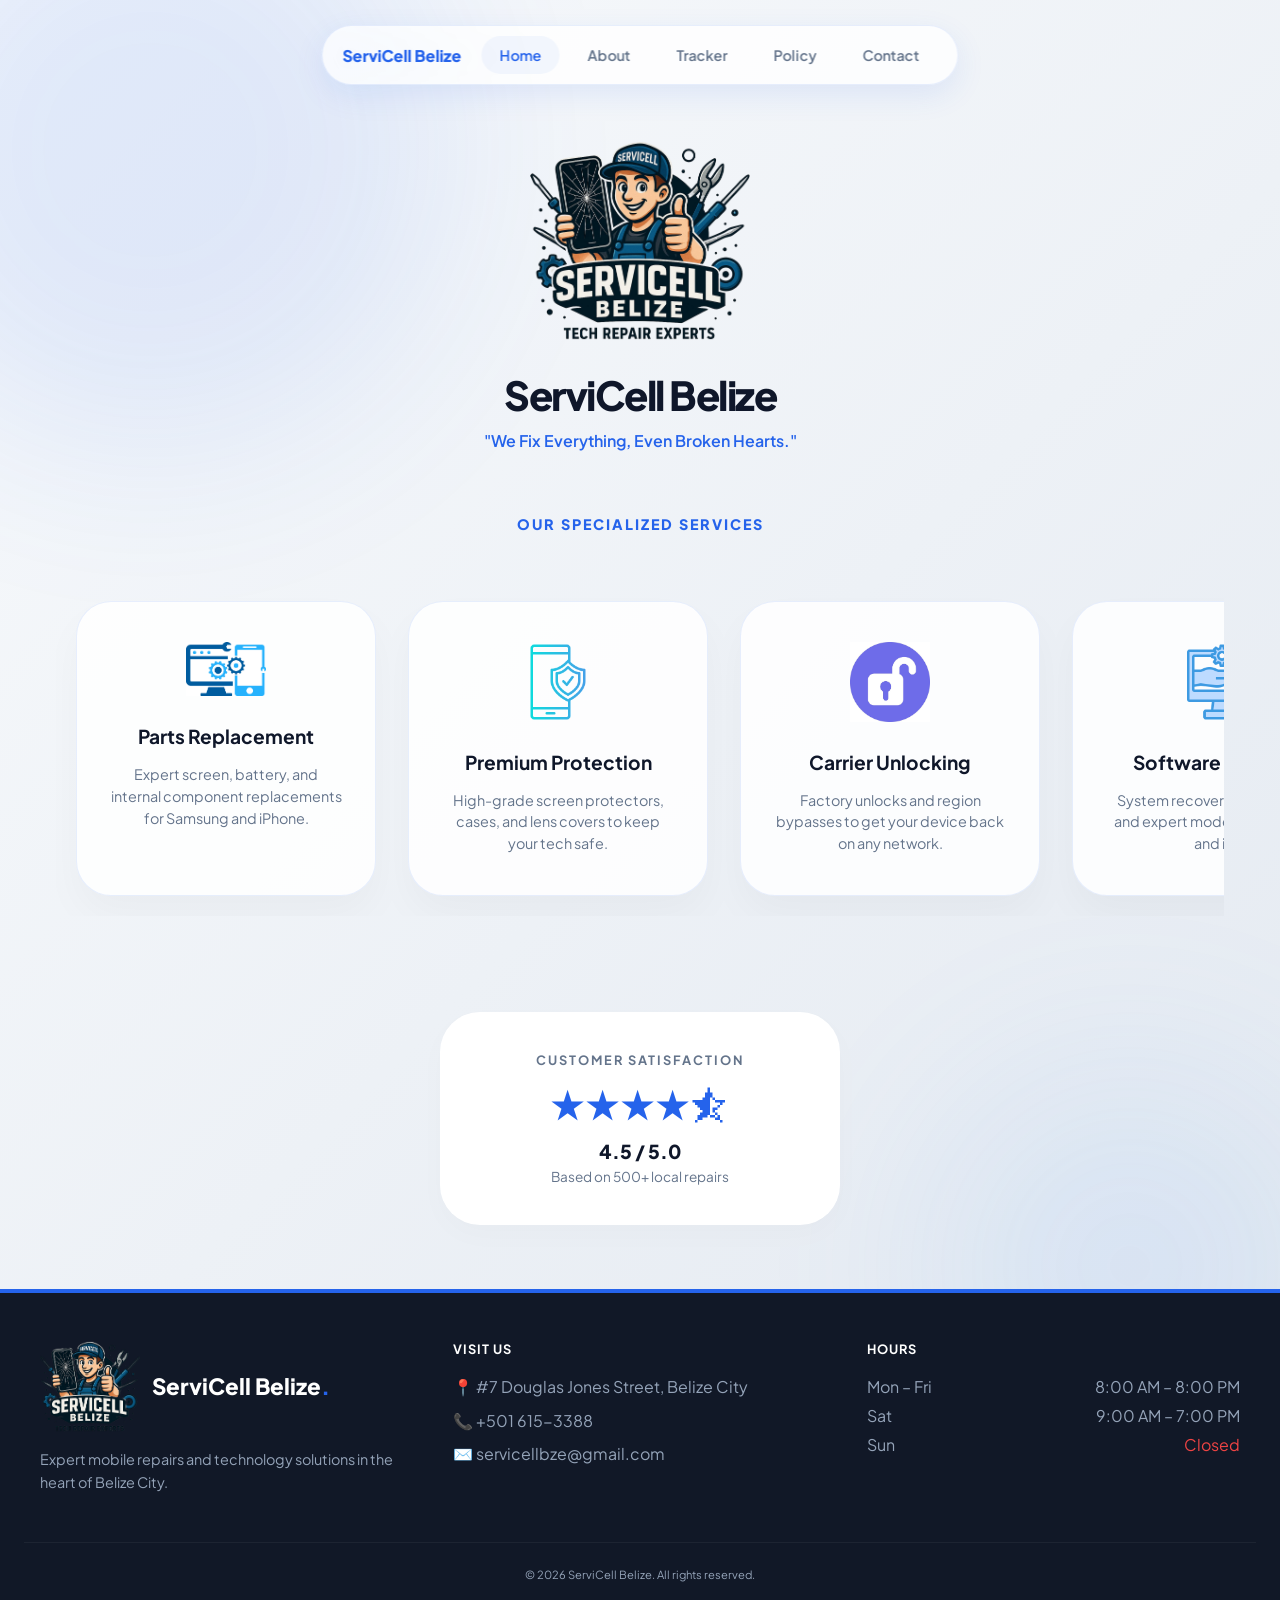
<file: index.html>
<!DOCTYPE html>
<html lang="en">

<head>
    <meta charset="UTF-8">
    <meta name="viewport" content="width=device-width, initial-scale=1.0">
    <title>ServiCell | Home</title>
    <link href="https://fonts.googleapis.com/css2?family=Plus+Jakarta+Sans:wght@400;600;700;800&display=swap" rel="stylesheet">
    <link rel="icon" href="favicon.png" type="image/png">
    <link rel="stylesheet" href="css/nav.css">

    <style>
        :root {
            --primary: #2563eb;
            --accent: #3b82f6;
            --bg-gradient: linear-gradient(135deg, #f8fafc 0%, #e2e8f0 100%);
            --glass: rgba(255, 255, 255, 0.85);
            --glass-border: rgba(37, 99, 235, 0.1);
            --text-main: #0f172a;
            --text-dim: #64748b;
        }

        * {
            box-sizing: border-box;
            margin: 0;
            padding: 0;
        }

        body {
            font-family: 'Plus Jakarta Sans', sans-serif;
            background: var(--bg-gradient);
            color: var(--text-main);
            min-height: 100vh;
            overflow-x: hidden;
        }

        /* Animated Background Blobs */
        .bg-blobs {
            position: fixed;
            top: 0;
            left: 0;
            width: 100%;
            height: 100%;
            z-index: -1;
            overflow: hidden;
        }

        .blob {
            position: absolute;
            background: var(--primary);
            filter: blur(100px);
            border-radius: 50%;
            opacity: 0.1;
            animation: move 25s infinite alternate;
        }

        @keyframes move {
            from { transform: translate(-10%, -10%); }
            to { transform: translate(30%, 30%); }
        }

        /* Hero Styling */
        .hero {
            padding-top: 140px;
            text-align: center;
        }

        .hero h1 {
            font-size: 2.5rem;
            font-weight: 800;
            letter-spacing: -1.5px;
            margin-bottom: 0.5rem;
        }

        .hero i {
            color: var(--primary);
            font-style: normal;
            font-weight: 600;
            display: block;
            margin-top: 10px;
        }

        /* Services Section */
        section {
            padding: 4rem 1rem;
            max-width: 1200px;
            margin: 0 auto;
        }

        .section-title {
            text-align: center;
            margin-bottom: 3rem;
            font-weight: 800;
            text-transform: uppercase;
            letter-spacing: 2px;
            font-size: 0.9rem;
            color: var(--primary);
        }

        /* Carousel */
        #carousel {
            display: flex;
            gap: 2rem;
            overflow-x: auto;
            scroll-behavior: auto;
            padding: 20px;
            -ms-overflow-style: none;
            scrollbar-width: none;
        }

        #carousel::-webkit-scrollbar { display: none; }

        .card {
            flex: 0 0 300px;
            background: var(--glass);
            backdrop-filter: blur(10px);
            -webkit-backdrop-filter: blur(10px);
            padding: 2.5rem 2rem;
            border-radius: 35px;
            border: 1px solid var(--glass-border);
            text-align: center;
            transition: 0.4s cubic-bezier(0.175, 0.885, 0.32, 1.275);
            box-shadow: 0 20px 40px rgba(0, 0, 0, 0.03);
        }

        .card:hover {
            transform: translateY(-10px) scale(1.02);
            border-color: var(--primary);
            box-shadow: 0 30px 60px rgba(37, 99, 235, 0.1);
        }

        .card-image { width: 80px; margin-bottom: 1.5rem; }

        .card h3 { font-size: 1.2rem; margin-bottom: 1rem; }

        .card p { font-size: 0.9rem; color: var(--text-dim); line-height: 1.5; }

        /* Rating Section */
        .rating-box {
            background: white;
            margin: 2rem auto;
            max-width: 400px;
            padding: 2.5rem;
            border-radius: 40px;
            box-shadow: 0 10px 30px rgba(0, 0, 0, 0.02);
            text-align: center;
        }

        /* Footer */
        footer {
            background: #111827;
            padding: 3rem 1.5rem;
            color: #94a3b8;
            border-top: 4px solid var(--primary);
            margin-top: 4rem;
        }

        .footer-grid {
            max-width: 1200px;
            margin: 0 auto;
            display: grid;
            grid-template-columns: repeat(auto-fit, minmax(280px, 1fr));
            gap: 2.5rem;
        }

        footer h3, footer h4 { color: white; }
        footer a { color: white; text-decoration: none; }

        /* Animations */
        .fade-in-entry {
            opacity: 0;
            animation: fadeInPage 0.8s ease-out forwards;
        }

        @keyframes fadeInPage {
            from { opacity: 0; transform: translateY(15px); }
            to { opacity: 1; transform: translateY(0); }
        }

        @media (max-width: 768px) {
            .hero h1 { font-size: 2rem; }
            .card { flex: 0 0 260px; }
            .footer-grid { text-align: center; }
        }
    </style>

    <script>
        // Load Navigation
        fetch('components/nav.html')
            .then(res => res.text())
            .then(data => {
                document.getElementById('nav-placeholder').innerHTML = data;
                
                // Highlight active link
                const links = document.querySelectorAll('.nav-btn');
                const currentPath = window.location.pathname;
                links.forEach(link => {
                    if (currentPath.includes(link.getAttribute('href'))) {
                        link.classList.add('active');
                    }
                });
            })
            .catch(err => console.error("Error loading navigation:", err));

        // Global Mobile Menu Toggle
        function toggleMenu() {
            const menu = document.getElementById('navLinks');
            const burger = document.querySelector('.hamburger');
            if (menu && burger) {
                menu.classList.toggle('active');
                burger.classList.toggle('active');
            }
        }

        // Carousel Auto-Scroll
        document.addEventListener('DOMContentLoaded', () => {
            const carousel = document.getElementById('carousel');
            if (!carousel) return;

            const cards = Array.from(carousel.children);
            cards.forEach(card => {
                const clone = card.cloneNode(true);
                carousel.appendChild(clone);
            });

            let isPaused = false;
            const speed = 0.8;

            carousel.addEventListener('mouseenter', () => isPaused = true);
            carousel.addEventListener('mouseleave', () => isPaused = false);
            carousel.addEventListener('touchstart', () => isPaused = true);
            carousel.addEventListener('touchend', () => isPaused = false);

            function animate() {
                if (!isPaused) {
                    carousel.scrollLeft += speed;
                    if (carousel.scrollLeft >= carousel.scrollWidth / 2) {
                        carousel.scrollLeft = 0;
                    }
                }
                requestAnimationFrame(animate);
            }
            requestAnimationFrame(animate);
        });
    </script>
</head>

<body class="fade-in-entry">
    <div class="bg-blobs">
        <div class="blob" style="width: 600px; height: 600px; top: -150px; left: -150px;"></div>
        <div class="blob" style="width: 400px; height: 400px; bottom: 10%; right: -50px; background: #60a5fa;"></div>
    </div>

    <div id="nav-placeholder"></div>

    <div class="hero">
        <img src="logo.png" alt="ServiCell Logo" style="width: 220px; margin-bottom: 1.5rem;">
        <h1>ServiCell Belize</h1>
        <i>"We Fix Everything, Even Broken Hearts."</i>
    </div>

    <section>
        <h2 class="section-title">Our Specialized Services</h2>
        <div id="carousel">
            <div class="card">
                <img src="device-repair.png" alt="Phone Repair" class="card-image">
                <h3>Parts Replacement</h3>
                <p>Expert screen, battery, and internal component replacements for Samsung and iPhone.</p>
            </div>
            <div class="card">
                <img src="accessory.png" alt="Accessory" class="card-image">
                <h3>Premium Protection</h3>
                <p>High-grade screen protectors, cases, and lens covers to keep your tech safe.</p>
            </div>
            <div class="card">
                <img src="device-unlocking.png" alt="Device Unlocking" class="card-image">
                <h3>Carrier Unlocking</h3>
                <p>Factory unlocks and region bypasses to get your device back on any network.</p>
            </div>
            <div class="card">
                <img src="software-support.png" alt="Software Support" class="card-image">
                <h3>Software Solutions</h3>
                <p>System recovery, virus removal, and expert modding for Android and iOS.</p>
            </div>
        </div>
    </section>

    <div class="rating-box">
        <h2 style="font-size: 0.8rem; letter-spacing: 2px; color: var(--text-dim); text-transform: uppercase;">Customer Satisfaction</h2>
        <p style="font-size: 2.5rem; color: var(--primary); margin: 10px 0;">★★★★⯪</p>
        <p style="font-weight: 800; font-size: 1.2rem;">4.5 / 5.0</p>
        <p style="color: var(--text-dim); font-size: 0.85rem; margin-top: 5px;">Based on 500+ local repairs</p>
    </div>

    <footer>
        <div class="footer-grid">
            <div>
                <div style="display: flex; align-items: center; gap: 12px; margin-bottom: 1rem;">
                    <img src="logo.png" alt="ServiCell Logo" style="width: 100px;">
                    <h3 style="font-size: 1.4rem; font-weight: 800;">ServiCell Belize<span style="color: var(--primary);">.</span></h3>
                </div>
                <p style="line-height: 1.6; font-size: 0.9rem;">Expert mobile repairs and technology solutions in the heart of Belize City.</p>
            </div>

            <div>
                <h4 style="text-transform: uppercase; font-size: 0.8rem; letter-spacing: 1px; margin-bottom: 1.2rem;">Visit Us</h4>
                <p style="margin-bottom: 0.8rem;">📍 #7 Douglas Jones Street, Belize City</p>
                <p style="margin-bottom: 0.8rem;">📞 +501 615-3388</p>
                <p>✉️ servicellbze@gmail.com</p>
            </div>

            <div>
                <h4 style="text-transform: uppercase; font-size: 0.8rem; letter-spacing: 1px; margin-bottom: 1.2rem;">Hours</h4>
                <p style="display: flex; justify-content: space-between; margin-bottom: 0.5rem;"><span>Mon – Fri</span> <span>8:00 AM – 8:00 PM</span></p>
                <p style="display: flex; justify-content: space-between; margin-bottom: 0.5rem;"><span>Sat</span> <span>9:00 AM – 7:00 PM</span></p>
                <p style="display: flex; justify-content: space-between;"><span >Sun</span> <span style="color: #ef4444;">Closed</span></p>
            </div>
        </div>
        <div style="margin-top: 3rem; padding-top: 1.5rem; border-top: 1px solid rgba(255,255,255,0.05); font-size: 0.7rem; text-align: center;">
            <p>© 2026 ServiCell Belize. All rights reserved.</p>
        </div>
    </footer>
</body>

</html>
</file>
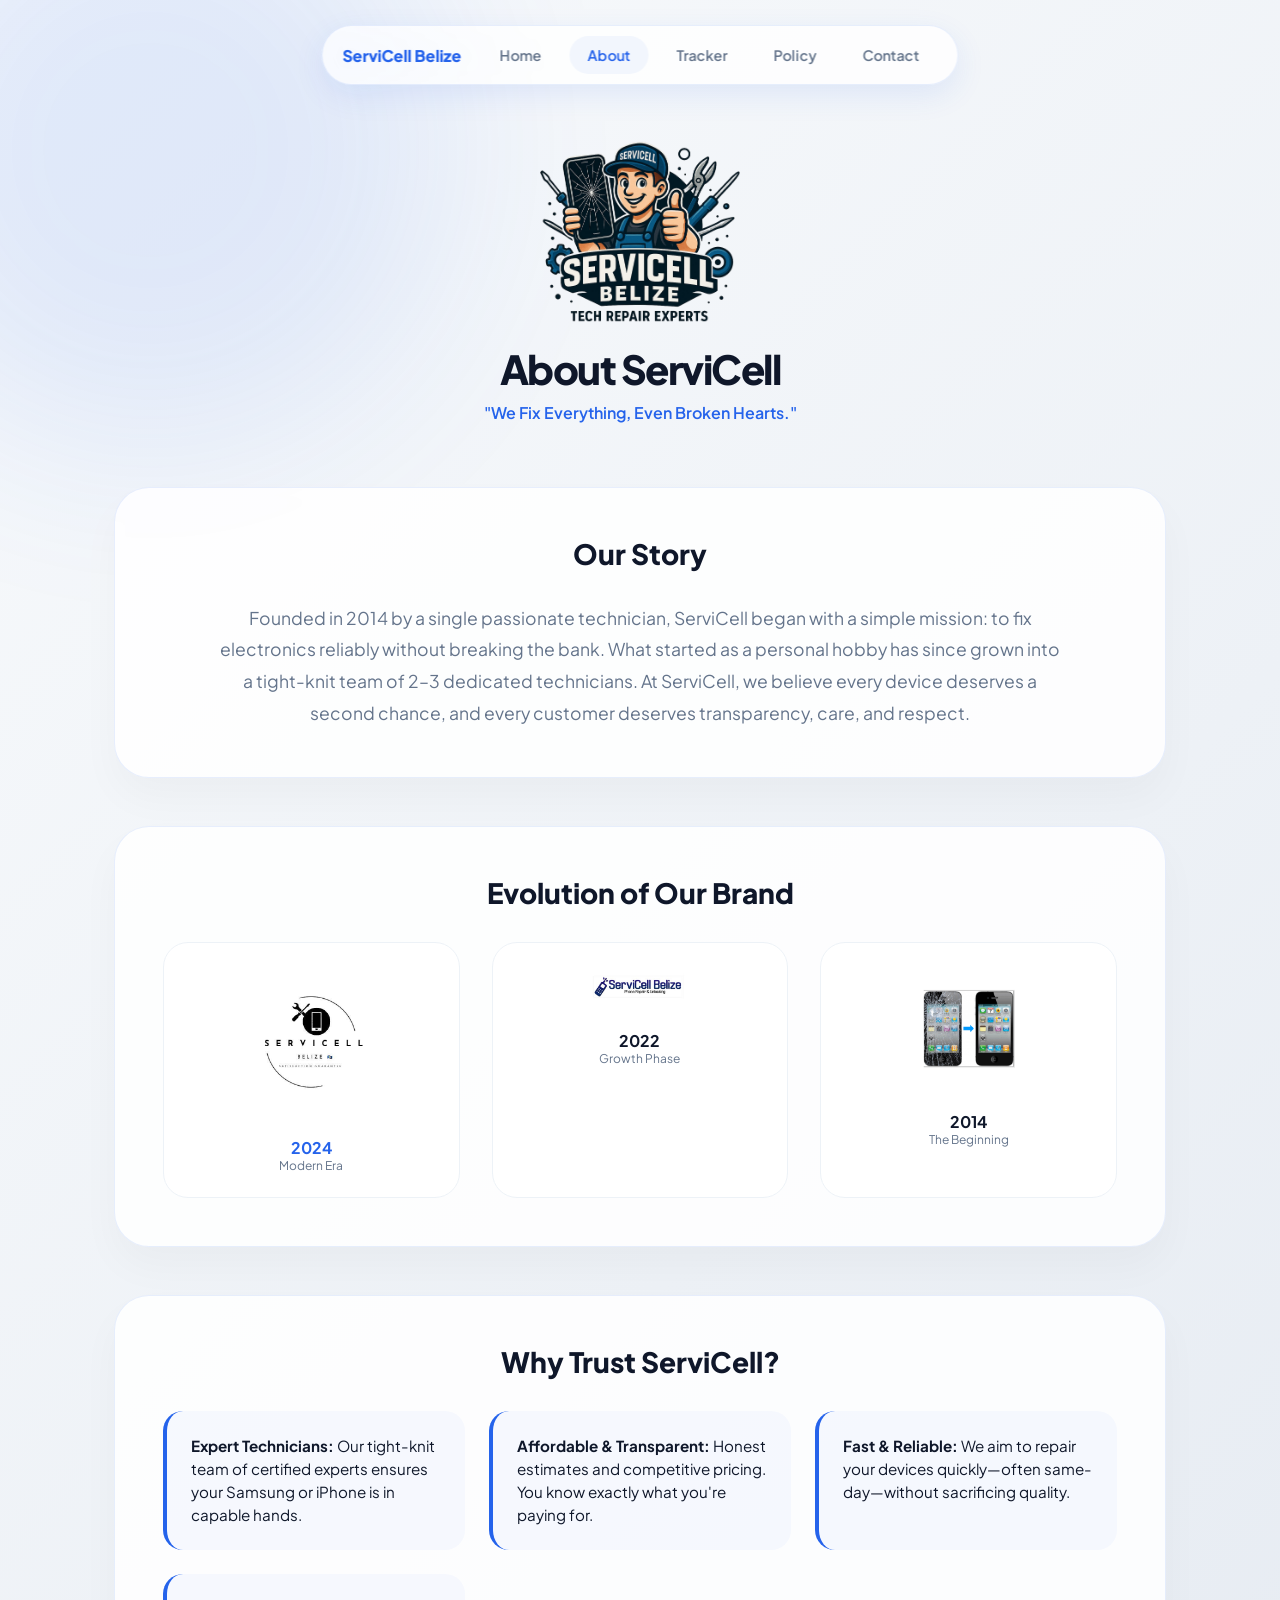
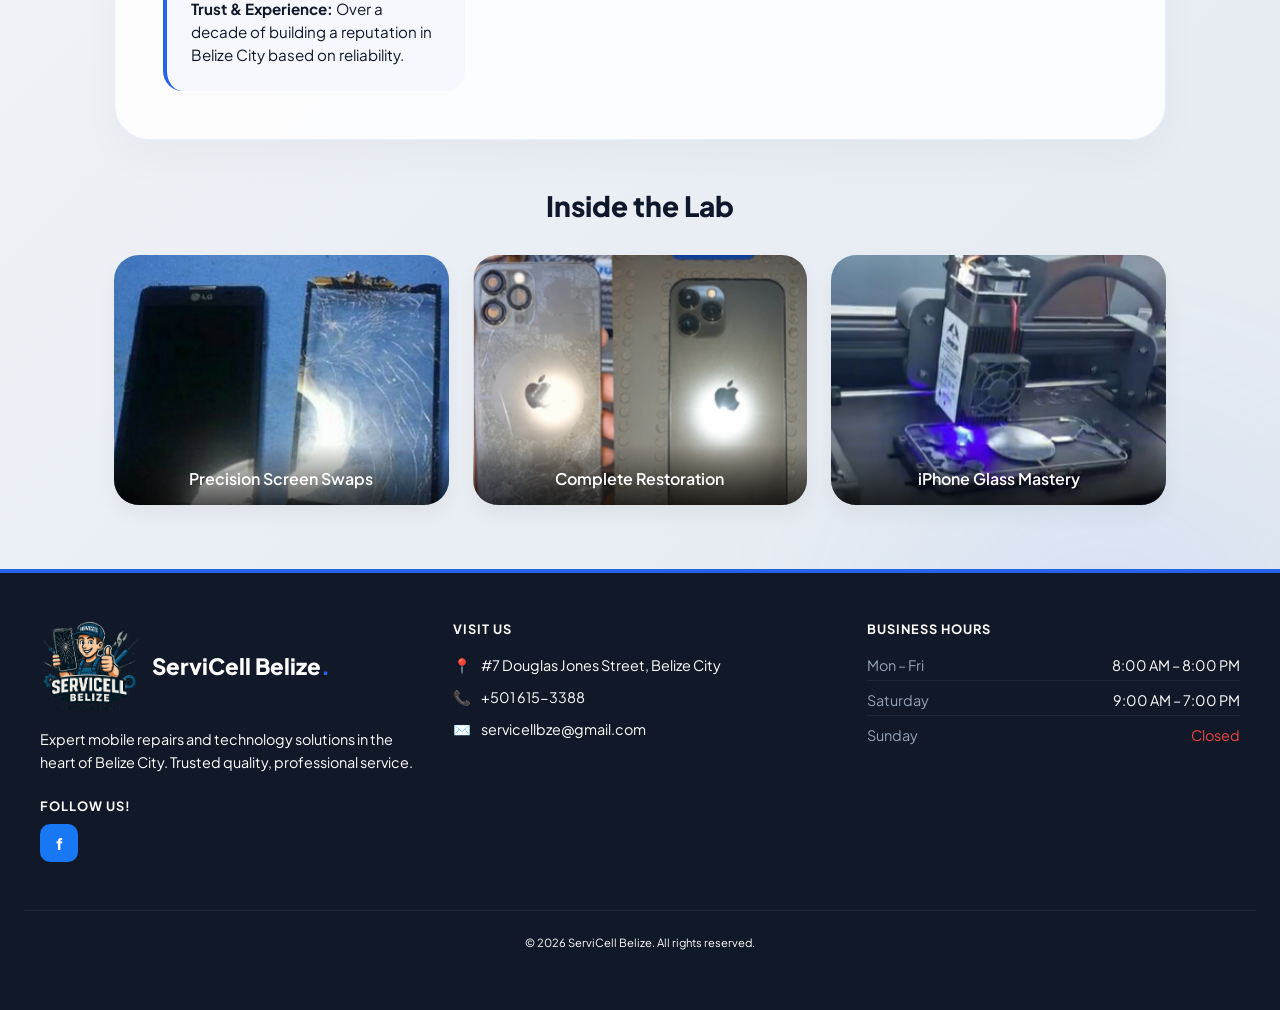
<file: about.html>
<!DOCTYPE html>
<html lang="en">

<head>
    <meta charset="UTF-8">
    <meta name="viewport" content="width=device-width, initial-scale=1.0">
    <title>ServiCell | About</title>
    <link href="https://fonts.googleapis.com/css2?family=Plus+Jakarta+Sans:wght@400;600;700;800&display=swap"
        rel="stylesheet">
    <link rel="icon" href="favicon.png" type="image/png">
    <link rel="stylesheet" href="css/nav.css">

    <style>
        :root {
            --primary: #2563eb;
            --accent: #3b82f6;
            --bg-gradient: linear-gradient(135deg, #f8fafc 0%, #e2e8f0 100%);
            --glass: rgba(255, 255, 255, 0.85);
            --glass-border: rgba(37, 99, 235, 0.1);
            --text-main: #0f172a;
            --text-dim: #64748b;
        }

        * {
            box-sizing: border-box;
            margin: 0;
            padding: 0;
        }


        body {
            font-family: 'Plus Jakarta Sans', sans-serif;
            background: var(--bg-gradient);
            color: var(--text-main);
            min-height: 100vh;
            overflow-x: hidden;
        }

        /* Animated Background Blobs */
        .bg-blobs {
            position: fixed;
            top: 0;
            left: 0;
            width: 100%;
            height: 100%;
            z-index: -1;
            overflow: hidden;
        }

        .blob {
            position: absolute;
            background: var(--primary);
            filter: blur(100px);
            border-radius: 50%;
            opacity: 0.1;
            animation: move 25s infinite alternate;
        }

        @keyframes move {
            from {
                transform: translate(-10%, -10%);
            }

            to {
                transform: translate(30%, 30%);
            }
        }

        .content-wrapper {
            padding: 140px 1.5rem 4rem;
            max-width: 1100px;
            margin: 0 auto;
        }

        /* Hero Header */
        .header-section {
            text-align: center;
            margin-bottom: 4rem;
        }

        .header-section h1 {
            font-size: 2.5rem;
            font-weight: 800;
            letter-spacing: -1.5px;
            margin-bottom: 0.5rem;
        }

        .header-section i {
            color: var(--primary);
            font-style: normal;
            font-weight: 600;
        }

        /* Glass Cards Container */
        .glass-card {
            background: var(--glass);
            backdrop-filter: blur(10px);
            -webkit-backdrop-filter: blur(10px);
            padding: 3rem;
            border-radius: 35px;
            border: 1px solid var(--glass-border);
            box-shadow: 0 20px 40px rgba(0, 0, 0, 0.03);
            margin-bottom: 3rem;
        }

        .section-title {
            text-align: center;
            margin-bottom: 2rem;
            font-weight: 800;
            color: var(--text-main);
            font-size: 1.75rem;
        }

        .story-text {
            line-height: 1.8;
            color: var(--text-dim);
            font-size: 1.1rem;
            text-align: center;
            max-width: 850px;
            margin: 0 auto;
        }

        /* Logo Timeline */
        .logo-grid {
            display: grid;
            grid-template-columns: repeat(auto-fit, minmax(200px, 1fr));
            gap: 2rem;
            margin-top: 2rem;
        }

        .logo-item {
            text-align: center;
            background: white;
            padding: 1.5rem;
            border-radius: 25px;
            border: 1px solid #edf2f7;
            transition: 0.3s ease;
        }

        .logo-item:hover {
            transform: scale(1.05);
            border-color: var(--primary);
        }

        .logo-item img {
            width: 100%;
            max-width: 150px;
            height: auto;
            margin-bottom: 1rem;
        }

        /* Why Us List */
        .benefits-list {
            list-style: none;
            display: grid;
            grid-template-columns: repeat(auto-fit, minmax(300px, 1fr));
            gap: 1.5rem;
        }

        .benefits-list li {
            background: rgba(37, 99, 235, 0.03);
            padding: 1.5rem;
            border-radius: 20px;
            border-left: 4px solid var(--primary);
            font-size: 0.95rem;
            line-height: 1.5;
        }

        /* Work Gallery */
        .work-grid {
            display: grid;
            grid-template-columns: repeat(auto-fit, minmax(280px, 1fr));
            gap: 1.5rem;
        }

        .work-item {
            position: relative;
            border-radius: 25px;
            overflow: hidden;
            height: 250px;
            box-shadow: 0 10px 20px rgba(0, 0, 0, 0.05);
        }

        .work-item img {
            width: 100%;
            height: 100%;
            object-fit: cover;
            transition: 0.5s ease;
        }

        .work-item:hover img {
            transform: scale(1.1);
        }

        .work-label {
            position: absolute;
            bottom: 0;
            left: 0;
            right: 0;
            background: linear-gradient(transparent, rgba(0, 0, 0, 0.7));
            color: white;
            padding: 1.5rem 1rem 1rem;
            font-weight: 600;
            text-align: center;
        }

        /* Footer */
        footer p {
            color: #ffffff !important;
            /* Forces the text to stay white/readable */
            margin-bottom: 0.8rem;
            /* Overrides the 1rem policy margin */
        }

        footer .contact-item {
            color: #ffffff !important;
        }

        .fade-in-element {
            opacity: 0;
            animation: fadeIn 1s forwards;
        }

        @keyframes fadeIn {
            to {
                opacity: 1;
                transform: translateY(0);
            }

            from {
                opacity: 0;
                transform: translateY(20px);
            }
        }

        @media (max-width: 768px) {
            .content-wrapper {
                padding-top: 100px;
            }

            .header-section h1 {
                font-size: 2rem;
            }

            nav {
                width: 95%;
                top: 15px;
            }

            nav button {
                padding: 8px 10px;
                font-size: 0.7rem;
            }

            .glass-card {
                padding: 1.5rem;
            }
        }
    </style>

    <script>
    // 1. Load the Navigation Component
            fetch('components/nav.html')
        .then(res => res.text())
        .then(data => {
                document.getElementById('nav-placeholder').innerHTML = data;

            // 2. Set the "Active" link based on the current page
            const links = document.querySelectorAll('.nav-btn');
            const currentPath = window.location.pathname;
            
            links.forEach(link => {
                if (currentPath.includes(link.getAttribute('href'))) {
                link.classList.add('active');
                }
            });
        })
        .catch(err => console.error("Error loading navigation:", err));

            // 3. Global Toggle Function (Accessible by the 'onclick' in your HTML)
            function toggleMenu() {
        const menu = document.getElementById('navLinks');
            const burger = document.querySelector('.hamburger');

            if (menu && burger) {
                menu.classList.toggle('active');
            burger.classList.toggle('active'); // Ensure CSS uses .hamburger.active span
        }
    }

            // 4. Close menu when clicking outside or on a link
            document.addEventListener('click', function (e) {
        const menu = document.getElementById('navLinks');
            const burger = document.querySelector('.hamburger');

            // Close if clicking a link
            if (e.target.classList.contains('nav-btn')) {
                menu?.classList.remove('active');
            burger?.classList.remove('active');
        }

            // Close if clicking outside the nav area
            if (menu?.classList.contains('active')) {
            if (!menu.contains(e.target) && !burger.contains(e.target)) {
                menu.classList.remove('active');
            burger.classList.remove('active');
            }
        }
    });
    </script>
</head>

<body class="fade-in-element">
    <div class="bg-blobs">
        <div class="blob" style="width: 600px; height: 600px; top: -150px; left: -150px;"></div>
        <div class="blob" style="width: 450px; height: 450px; bottom: 5%; right: -50px; background: #60a5fa;"></div>
    </div>

    <div id="nav-placeholder"></div>

    <div class="content-wrapper">
        <div class="header-section">
            <img src="logo.png" alt="ServiCell Logo" style="width: 200px; margin-bottom: 1rem;">
            <h1>About ServiCell</h1>
            <i>"We Fix Everything, Even Broken Hearts."</i>
        </div>

        <div class="glass-card">
            <h2 class="section-title">Our Story</h2>
            <p class="story-text">
                Founded in 2014 by a single passionate technician, ServiCell began with a simple mission: to fix
                electronics reliably without breaking the bank. What started as a personal hobby has since grown into a
                tight-knit team of 2–3 dedicated technicians. At ServiCell, we believe every device deserves a second
                chance, and every customer deserves transparency, care, and respect.
            </p>
        </div>

        <div class="glass-card">
            <h2 class="section-title">Evolution of Our Brand</h2>
            <div class="logo-grid">
                <div class="logo-item">
                    <img src="2024.png" alt="2024 Logo">
                    <p style="font-weight: 700; color: var(--primary);">2024</p>
                    <p style="font-size: 0.75rem; color: var(--text-dim);">Modern Era</p>
                </div>
                <div class="logo-item">
                    <img src="2022.png" alt="2022 Logo">
                    <p style="font-weight: 700;">2022</p>
                    <p style="font-size: 0.75rem; color: var(--text-dim);">Growth Phase</p>
                </div>
                <div class="logo-item">
                    <img src="2014.png" alt="2014 Logo">
                    <p style="font-weight: 700;">2014</p>
                    <p style="font-size: 0.75rem; color: var(--text-dim);">The Beginning</p>
                </div>
            </div>
        </div>

        <div class="glass-card">
            <h2 class="section-title">Why Trust ServiCell?</h2>
            <ul class="benefits-list">
                <li><strong>Expert Technicians:</strong> Our tight-knit team of certified experts ensures your Samsung
                    or iPhone is in capable hands.</li>
                <li><strong>Affordable & Transparent:</strong> Honest estimates and competitive pricing. You know
                    exactly what you're paying for.</li>
                <li><strong>Fast & Reliable:</strong> We aim to repair your devices quickly—often same-day—without
                    sacrificing quality.</li>
                <li><strong>Trust & Experience:</strong> Over a decade of building a reputation in Belize City based on
                    reliability.</li>
            </ul>
        </div>

        <h2 class="section-title" style="margin-bottom: 2rem;">Inside the Lab</h2>
        <div class="work-grid">
            <div class="work-item">
                <img src="work1.jpg" alt="Phone Screen Repair">
                <div class="work-label">Precision Screen Swaps</div>
            </div>
            <div class="work-item">
                <img src="work2.png" alt="Before and After">
                <div class="work-label">Complete Restoration</div>
            </div>
            <div class="work-item">
                <img src="work3.png" alt="Backglass Repair">
                <div class="work-label">iPhone Glass Mastery</div>
            </div>
        </div>
    </div>

    <footer style="background: #111827; padding: 3rem 1.5rem; color: #94a3b8; border-top: 4px solid var(--primary);">
        <style>
            /* Mobile-specific stacking logic */
            .footer-grid {
                max-width: 1200px;
                margin: 0 auto;
                display: grid;
                grid-template-columns: repeat(auto-fit, minmax(280px, 1fr));
                gap: 2.5rem;
            }

            @media (max-width: 600px) {
                .footer-grid {
                    grid-template-columns: 1fr;
                    text-align: center;
                }

                .brand-wrapper,
                .contact-item {
                    justify-content: center !important;
                }

                .social-links {
                    justify-content: center;
                }
            }
        </style>

        <div class="footer-grid">
            <div>
                <div class="brand-wrapper" style="display: flex; align-items: center; gap: 12px; margin-bottom: 1rem;">
                    <img src="logo.png" alt="ServiCell Logo" style="width: 100px; height: auto;">
                    <h3 style="color: white; font-size: 1.4rem; font-weight: 800; margin: 0;">ServiCell Belize<span
                            style="color: var(--primary);">.</span></h3>
                </div>
                <p style="line-height: 1.6; font-size: 0.9rem; margin-bottom: 1.5rem;">
                    Expert mobile repairs and technology solutions in the heart of Belize City. Trusted quality,
                    professional service.
                </p>

                <div class="social-container" style="display: flex; flex-direction: column; gap: 10px;">
                    <span
                        style="color: white; font-size: 0.8rem; font-weight: 700; text-transform: uppercase; letter-spacing: 1px;">Follow
                        Us!</span>
                    <div class="social-links" style="display: flex; gap: 15px;">
                        <a href="https://www.facebook.com/ServiCell-Belize-100064104937587/" target="_blank"
                            style="background: #1877f2; color: white; width: 38px; height: 38px; border-radius: 10px; display: flex; align-items: center; justify-content: center; text-decoration: none; font-weight: 900; transition: 0.3s;"
                            onmouseover="this.style.transform='scale(1.1)'"
                            onmouseout="this.style.transform='scale(1)'">f</a>
                    </div>
                </div>
            </div>

            <div>
                <h4
                    style="color: white; font-weight: 700; margin-bottom: 1.2rem; text-transform: uppercase; font-size: 0.8rem; letter-spacing: 1px;">
                    Visit Us</h4>
                <p class="contact-item"
                    style="margin-bottom: 0.8rem; display: flex; align-items: center; gap: 10px; font-size: 0.9rem;">
                    <span style="color: var(--primary);">📍</span> #7 Douglas Jones Street, Belize City
                </p>
                <p class="contact-item"
                    style="margin-bottom: 0.8rem; display: flex; align-items: center; gap: 10px; font-size: 0.9rem;">
                    <span style="color: var(--primary);">📞</span> +501 615-3388
                </p>
                <p class="contact-item" style="display: flex; align-items: center; gap: 10px; font-size: 0.9rem;">
                    <span style="color: var(--primary);">✉️</span> servicellbze@gmail.com
                </p>
            </div>

            <div>
                <h4
                    style="color: white; font-weight: 700; margin-bottom: 1.2rem; text-transform: uppercase; font-size: 0.8rem; letter-spacing: 1px;">
                    Business Hours</h4>
                <div
                    style="display: flex; justify-content: space-between; margin-bottom: 0.6rem; border-bottom: 1px solid rgba(255,255,255,0.05); padding-bottom: 0.4rem; font-size: 0.9rem;">
                    <span>Mon – Fri</span>
                    <span style="color: white;">8:00 AM – 8:00 PM</span>
                </div>
                <div
                    style="display: flex; justify-content: space-between; margin-bottom: 0.6rem; border-bottom: 1px solid rgba(255,255,255,0.05); padding-bottom: 0.4rem; font-size: 0.9rem;">
                    <span>Saturday</span>
                    <span style="color: white;">9:00 AM – 7:00 PM</span>
                </div>
                <div style="display: flex; justify-content: space-between; font-size: 0.9rem;">
                    <span>Sunday</span>
                    <span style="color: #ef4444;">Closed</span>
                </div>
            </div>
        </div>

        <div
            style="margin-top: 3rem; padding-top: 1.5rem; border-top: 1px solid rgba(255,255,255,0.05); font-size: 0.7rem; text-align: center;">
            <p>© 2026 ServiCell Belize. All rights reserved.</p>
        </div>
    </footer>
    <script>
            function toggleMenu() {
            const navLinks = document.getElementById("navLinks");
            navLinks.classList.toggle("active");

            // Optional: Animate hamburger into an 'X'
            const spans = document.querySelectorAll(".hamburger span");
            spans.forEach(span => span.classList.toggle("open"));
        }
    </script>
</body>

</html>
</file>
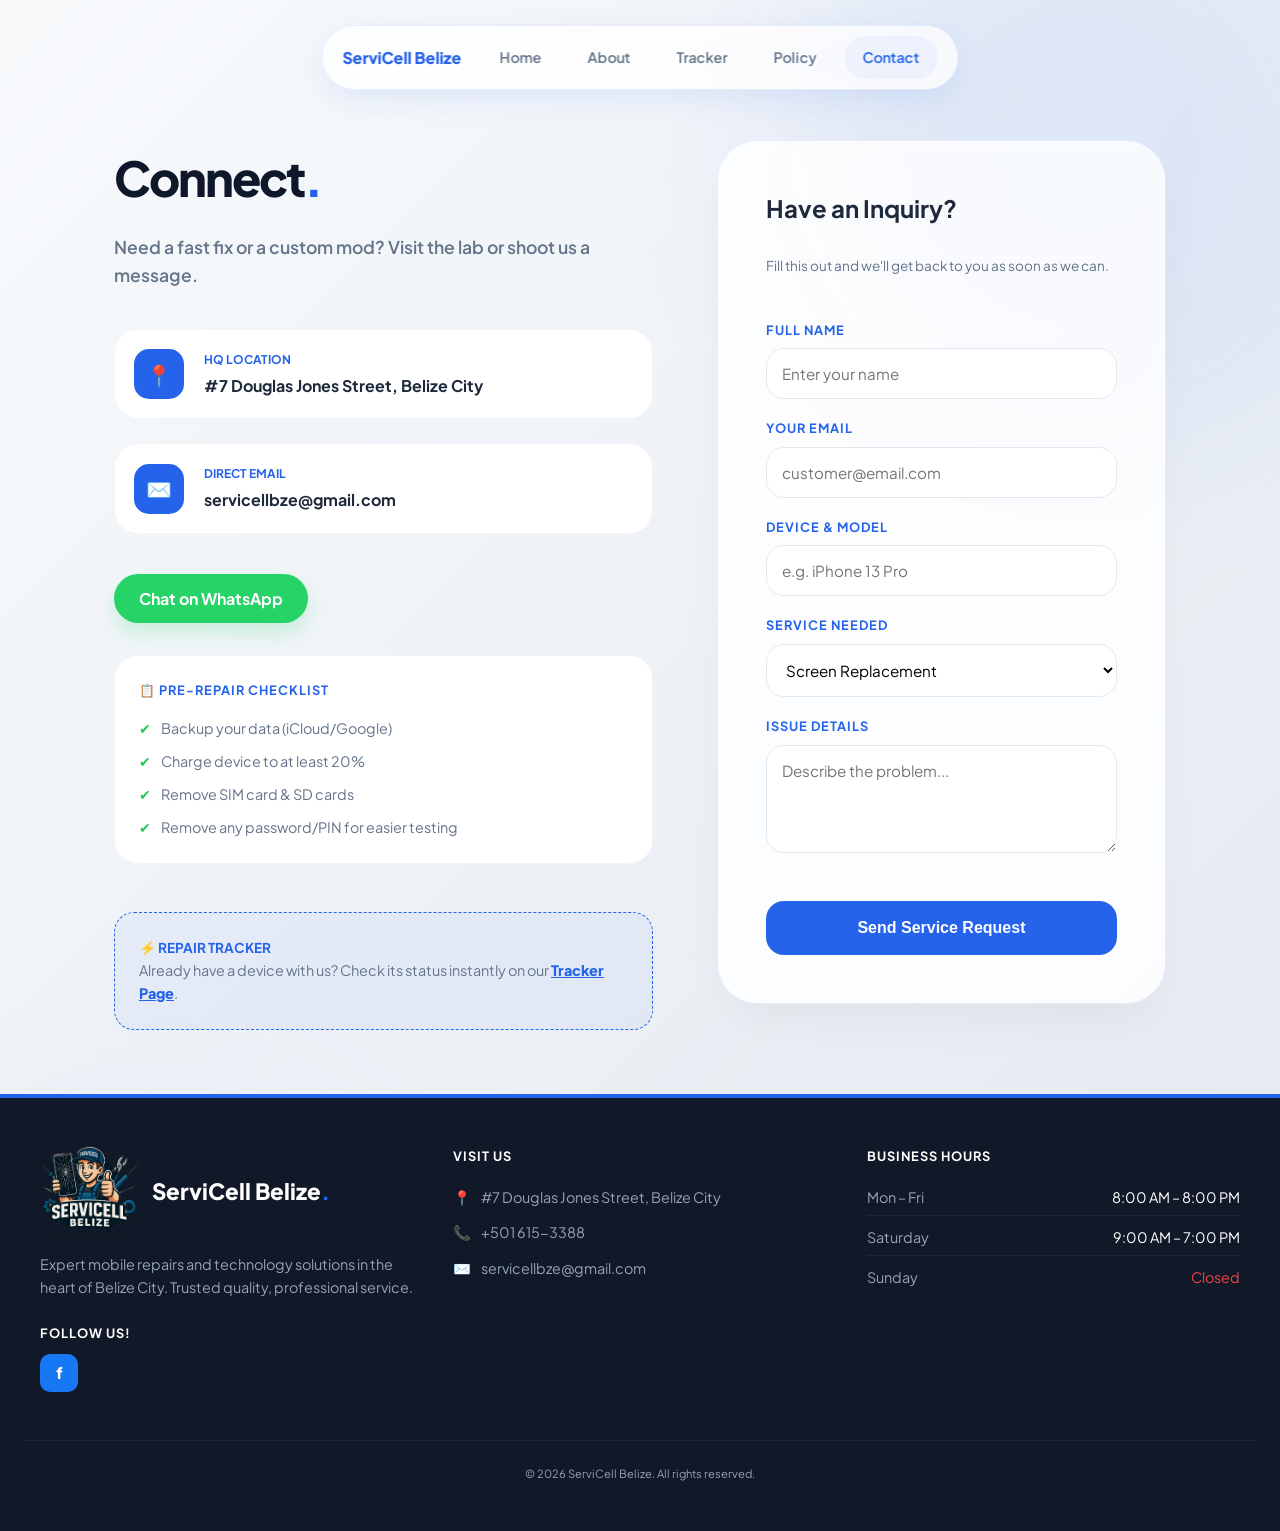
<file: contact.html>
<!DOCTYPE html>
<html lang="en">

<head>
    <meta charset="UTF-8">
    <meta name="viewport" content="width=device-width, initial-scale=1.0">
    <title>ServiCell | Contact Us</title>
    <link href="https://fonts.googleapis.com/css2?family=Plus+Jakarta+Sans:wght@400;600;700;800&display=swap"
        rel="stylesheet">
    <link rel="icon" href="favicon.png" type="image/png">
    <link rel="stylesheet" href="css/nav.css">
    <style>
        :root {
            --primary: #2563eb;
            --bg-gradient: linear-gradient(135deg, #f8fafc 0%, #e2e8f0 100%);
            --glass: rgba(255, 255, 255, 0.85);
            --glass-border: rgba(37, 99, 235, 0.1);
            --text-main: #1e293b;
            --text-dim: #64748b;
        }

        * {
            box-sizing: border-box;
            margin: 0;
            padding: 0;
        }

        body {
            font-family: 'Plus Jakarta Sans', sans-serif;
            background: var(--bg-gradient);
            color: var(--text-main);
            line-height: 1.6;
        }

        /* Background Blobs */
        .bg-blobs {
            position: fixed;
            top: 0;
            left: 0;
            width: 100%;
            height: 100%;
            z-index: -1;
            overflow: hidden;
        }

        .blob {
            position: absolute;
            background: var(--primary);
            filter: blur(100px);
            border-radius: 50%;
            opacity: 0.08;
            animation: float 20s infinite alternate;
        }

        @keyframes float {
            from {
                transform: translate(0, 0);
            }

            to {
                transform: translate(10%, 10%);
            }
        }

        /* Layout */
        .content-wrapper {
            padding: 140px 1.5rem 4rem;
            max-width: 1100px;
            margin: 0 auto;
            display: grid;
            grid-template-columns: 1.2fr 1fr;
            gap: 4rem;
            align-items: start;
        }

        /* Left Side Info */
        .info-side h1 {
            font-size: 3rem;
            font-weight: 800;
            letter-spacing: -2px;
            margin-bottom: 1rem;
            color: #0f172a;
        }

        .contact-method {
            display: flex;
            align-items: center;
            gap: 20px;
            margin-bottom: 1.5rem;
            padding: 1.2rem;
            background: white;
            border-radius: 24px;
            border: 1px solid #f1f5f9;
            transition: 0.3s;
        }

        .contact-method:hover {
            border-color: var(--primary);
            transform: translateX(5px);
        }

        .icon-box {
            background: var(--primary);
            color: white;
            width: 50px;
            height: 50px;
            border-radius: 15px;
            display: flex;
            align-items: center;
            justify-content: center;
            font-size: 1.3rem;
        }

        .whatsapp-btn {
            display: inline-flex;
            align-items: center;
            gap: 10px;
            background: #25d366;
            color: white;
            padding: 12px 25px;
            border-radius: 100px;
            text-decoration: none;
            font-weight: 700;
            margin-top: 1rem;
            transition: 0.3s;
            box-shadow: 0 10px 20px rgba(37, 211, 102, 0.2);
        }

        .whatsapp-btn:hover {
            transform: translateY(-3px);
            background: #22c35e;
        }

        /* Right Side Form Card */
        .form-card {
            background: var(--glass);
            backdrop-filter: blur(10px);
            -webkit-backdrop-filter: blur(10px);
            padding: 3rem;
            border-radius: 40px;
            border: 1px solid var(--glass-border);
            box-shadow: 0 25px 50px -12px rgba(0, 0, 0, 0.05);
        }

        form {
            display: flex;
            flex-direction: column;
            gap: 1.2rem;
        }

        .input-group {
            display: flex;
            flex-direction: column;
            gap: 0.5rem;
        }

        label {
            font-size: 0.8rem;
            font-weight: 700;
            text-transform: uppercase;
            color: var(--primary);
            letter-spacing: 1px;
        }

        input,
        select,
        textarea {
            padding: 15px;
            border-radius: 18px;
            border: 1px solid #e2e8f0;
            font-family: inherit;
            font-size: 0.95rem;
            transition: 0.3s;
            background: white;
        }

        input:focus,
        select:focus,
        textarea:focus {
            outline: none;
            border-color: var(--primary);
            box-shadow: 0 0 0 4px rgba(37, 99, 235, 0.1);
        }

        .submit-btn {
            background: var(--primary);
            color: white;
            border: none;
            padding: 18px;
            border-radius: 18px;
            font-weight: 800;
            cursor: pointer;
            transition: 0.3s;
            font-size: 1rem;
        }

        .submit-btn:hover {
            background: #1d4ed8;
            transform: translateY(-2px);
            box-shadow: 0 10px 20px rgba(37, 99, 235, 0.2);
        }

        @media (max-width: 900px) {
            .content-wrapper {
                grid-template-columns: 1fr;
                padding-top: 100px;
            }

            .info-side {
                text-align: center;
            }

            .contact-method {
                text-align: left;
            }

            .whatsapp-btn {
                justify-content: center;
            }
        }

        @media (max-width: 480px) {
            .search-box {
                flex-direction: column;
                background: transparent;
                /* Remove gray bg from container */
                border: none;
                padding: 0;
                gap: 12px;
            }

            input {
                background: #f1f5f9;
                /* Move gray bg to input specifically */
                border-radius: 18px;
                width: 100%;
                border: 1px solid var(--glass-border);
            }

            .track-btn {
                width: 100%;
                padding: 16px;
                /* Make it taller/chunkier for thumbs */
                border-radius: 18px;
            }

            /* Make the card padding a bit tighter for small screens */
            .tracker-card {
                padding: 2.5rem 1.5rem;
            }
        }

        /* Page Entry Animation */
        .fade-in-entry {
            opacity: 0;
            animation: fadeInPage 0.8s ease-out forwards;
        }

        @keyframes fadeInPage {
            from {
                opacity: 0;
                transform: translateY(15px);
            }

            to {
                opacity: 1;
                transform: translateY(0);
            }
        }
    </style>
    <script>
        // 1. Load the Navigation Component
        fetch('components/nav.html')
            .then(res => res.text())
            .then(data => {
                document.getElementById('nav-placeholder').innerHTML = data;

                // 2. Set the "Active" link based on the current page
                const links = document.querySelectorAll('.nav-btn');
                const currentPath = window.location.pathname;

                links.forEach(link => {
                    if (currentPath.includes(link.getAttribute('href'))) {
                        link.classList.add('active');
                    }
                });
            })
            .catch(err => console.error("Error loading navigation:", err));

        // 3. Global Toggle Function (Accessible by the 'onclick' in your HTML)
        function toggleMenu() {
            const menu = document.getElementById('navLinks');
            const burger = document.querySelector('.hamburger');

            if (menu && burger) {
                menu.classList.toggle('active');
                burger.classList.toggle('active'); // Ensure CSS uses .hamburger.active span
            }
        }

        // 4. Close menu when clicking outside or on a link
        document.addEventListener('click', function (e) {
            const menu = document.getElementById('navLinks');
            const burger = document.querySelector('.hamburger');

            // Close if clicking a link
            if (e.target.classList.contains('nav-btn')) {
                menu?.classList.remove('active');
                burger?.classList.remove('active');
            }

            // Close if clicking outside the nav area
            if (menu?.classList.contains('active')) {
                if (!menu.contains(e.target) && !burger.contains(e.target)) {
                    menu.classList.remove('active');
                    burger.classList.remove('active');
                }
            }
        });
    </script>
</head>

<body class="fade-in-entry">
    <div class="bg-blobs">
        <div class="blob" style="width: 600px; height: 600px; top: -150px; right: -100px;"></div>
        <div class="blob" style="width: 500px; height: 500px; bottom: -100px; left: -100px; background: #60a5fa;"></div>
    </div>

    <div id="nav-placeholder"></div>

    <div class="content-wrapper">
        <div class="info-side">
            <h1>Connect<span style="color: var(--primary);">.</span></h1>
            <p style="color: var(--text-dim); margin-bottom: 2.5rem; font-size: 1.1rem; font-weight: 600;">
                Need a fast fix or a custom mod? Visit the lab or shoot us a message.
            </p>

            <div class="contact-method">
                <div class="icon-box">📍</div>
                <div>
                    <strong
                        style="display: block; font-size: 0.75rem; text-transform: uppercase; color: var(--primary); margin-bottom: 4px;">HQ
                        Location</strong>
                    <span style="font-weight: 700;">#7 Douglas Jones Street, Belize City</span>
                </div>
            </div>

            <div class="contact-method">
                <div class="icon-box">✉️</div>
                <div>
                    <strong
                        style="display: block; font-size: 0.75rem; text-transform: uppercase; color: var(--primary); margin-bottom: 4px;">Direct
                        Email</strong>
                    <span style="font-weight: 700;">servicellbze@gmail.com</span>
                </div>
            </div>

            <a href="https://wa.me/5016153388" class="whatsapp-btn">
                <span>Chat on WhatsApp</span>
            </a>
            <div
                style="margin-top: 2rem; padding: 1.5rem; background: white; border-radius: 24px; border: 1px solid #f1f5f9;">
                <h4
                    style="font-size: 0.8rem; text-transform: uppercase; color: var(--primary); letter-spacing: 1px; margin-bottom: 1rem;">
                    📋 Pre-Repair Checklist
                </h4>
                <ul
                    style="list-style: none; font-size: 0.9rem; color: var(--text-dim); display: flex; flex-direction: column; gap: 10px;">
                    <li style="display: flex; align-items: center; gap: 10px;">
                        <span style="color: #22c55e;">✔</span> Backup your data (iCloud/Google)
                    </li>
                    <li style="display: flex; align-items: center; gap: 10px;">
                        <span style="color: #22c55e;">✔</span> Charge device to at least 20%
                    </li>
                    <li style="display: flex; align-items: center; gap: 10px;">
                        <span style="color: #22c55e;">✔</span> Remove SIM card & SD cards
                    </li>
                    <li style="display: flex; align-items: center; gap: 10px;">
                        <span style="color: #22c55e;">✔</span> Remove any password/PIN for easier testing
                    </li>
                </ul>
            </div>
            <div
                style="margin-top: 3rem; padding: 1.5rem; background: rgba(37, 99, 235, 0.05); border-radius: 20px; border: 1px dashed var(--primary);">
                <p style="font-size: 0.85rem; font-weight: 700; color: var(--primary);">⚡ REPAIR TRACKER</p>
                <p style="font-size: 0.9rem; color: var(--text-dim);">Already have a device with us? Check its status
                    instantly on our <a href="tracker.html"
                        style="color: var(--primary); text-decoration: underline; font-weight: 800;">Tracker Page</a>.
                </p>
            </div>
        </div>

        <div class="form-card">
            <form id="my-form" action="https://formspree.io/f/xykbnlpa" method="POST">
                <h3 style="margin-bottom: 0.5rem; font-size: 1.5rem;">Have an Inquiry?</h3>
                <p style="font-size: 0.85rem; color: var(--text-dim); margin-bottom: 1.5rem;">
                    Fill this out and we'll get back to you as soon as we can.
                </p>

                <div class="input-group">
                    <label>Full Name</label>
                    <input type="text" name="name" placeholder="Enter your name" required>
                </div>

                <div class="input-group">
                    <label>Your Email</label>
                    <input type="email" name="email" placeholder="customer@email.com" required>
                </div>

                <div class="input-group">
                    <label>Device & Model</label>
                    <input type="text" name="device" placeholder="e.g. iPhone 13 Pro" required>
                </div>

                <div class="input-group">
                    <label>Service Needed</label>
                    <select name="service_type" required>
                        <option value="Screen Replacement">Screen Replacement</option>
                        <option value="Battery Change">Battery Replacement</option>
                        <option value="Carrier Unlock">Carrier Unlocking</option>
                        <option value="Software/Modding">Software Modding</option>
                        <option value="Other">Other</option>
                    </select>
                </div>

                <div class="input-group">
                    <label>Issue Details</label>
                    <textarea name="message" rows="4" placeholder="Describe the problem..." required></textarea>
                </div>

                <input type="hidden" name="_subject" value="New ServiCell Repair Inquiry">
                <input type="hidden" name="_source_name" value="ServiCell Official Site">
                <div id="my-form-status" style="font-size: 0.85rem; color: #ef4444; margin-bottom: 10px;"></div>
                <button type="submit" class="submit-btn">Send Service Request</button>
            </form>
        </div>
    </div>
    </div>

    <footer style="background: #111827; padding: 3rem 1.5rem; color: #94a3b8; border-top: 4px solid var(--primary);">
        <style>
            /* Mobile-specific stacking logic */
            .footer-grid {
                max-width: 1200px;
                margin: 0 auto;
                display: grid;
                grid-template-columns: repeat(auto-fit, minmax(280px, 1fr));
                gap: 2.5rem;
            }

            @media (max-width: 600px) {
                .footer-grid {
                    grid-template-columns: 1fr;
                    text-align: center;
                }

                .brand-wrapper,
                .contact-item {
                    justify-content: center !important;
                }

                .social-links {
                    justify-content: center;
                }
            }
        </style>

        <div class="footer-grid">
            <div>
                <div class="brand-wrapper" style="display: flex; align-items: center; gap: 12px; margin-bottom: 1rem;">
                    <img src="logo.png" alt="ServiCell Logo" style="width: 100px; height: auto;">
                    <h3 style="color: white; font-size: 1.4rem; font-weight: 800; margin: 0;">ServiCell Belize<span
                            style="color: var(--primary);">.</span></h3>
                </div>
                <p style="line-height: 1.6; font-size: 0.9rem; margin-bottom: 1.5rem;">
                    Expert mobile repairs and technology solutions in the heart of Belize City. Trusted quality,
                    professional service.
                </p>

                <div class="social-container" style="display: flex; flex-direction: column; gap: 10px;">
                    <span
                        style="color: white; font-size: 0.8rem; font-weight: 700; text-transform: uppercase; letter-spacing: 1px;">Follow
                        Us!</span>
                    <div class="social-links" style="display: flex; gap: 15px;">
                        <a href="https://www.facebook.com/ServiCell-Belize-100064104937587/" target="_blank"
                            style="background: #1877f2; color: white; width: 38px; height: 38px; border-radius: 10px; display: flex; align-items: center; justify-content: center; text-decoration: none; font-weight: 900; transition: 0.3s;"
                            onmouseover="this.style.transform='scale(1.1)'"
                            onmouseout="this.style.transform='scale(1)'">f</a>
                    </div>
                </div>
            </div>

            <div>
                <h4
                    style="color: white; font-weight: 700; margin-bottom: 1.2rem; text-transform: uppercase; font-size: 0.8rem; letter-spacing: 1px;">
                    Visit Us</h4>
                <p class="contact-item"
                    style="margin-bottom: 0.8rem; display: flex; align-items: center; gap: 10px; font-size: 0.9rem;">
                    <span style="color: var(--primary);">📍</span> #7 Douglas Jones Street, Belize City
                </p>
                <p class="contact-item"
                    style="margin-bottom: 0.8rem; display: flex; align-items: center; gap: 10px; font-size: 0.9rem;">
                    <span style="color: var(--primary);">📞</span> +501 615-3388
                </p>
                <p class="contact-item" style="display: flex; align-items: center; gap: 10px; font-size: 0.9rem;">
                    <span style="color: var(--primary);">✉️</span> servicellbze@gmail.com
                </p>
            </div>

            <div>
                <h4
                    style="color: white; font-weight: 700; margin-bottom: 1.2rem; text-transform: uppercase; font-size: 0.8rem; letter-spacing: 1px;">
                    Business Hours</h4>
                <div
                    style="display: flex; justify-content: space-between; margin-bottom: 0.6rem; border-bottom: 1px solid rgba(255,255,255,0.05); padding-bottom: 0.4rem; font-size: 0.9rem;">
                    <span>Mon – Fri</span>
                    <span style="color: white;">8:00 AM – 8:00 PM</span>
                </div>
                <div
                    style="display: flex; justify-content: space-between; margin-bottom: 0.6rem; border-bottom: 1px solid rgba(255,255,255,0.05); padding-bottom: 0.4rem; font-size: 0.9rem;">
                    <span>Saturday</span>
                    <span style="color: white;">9:00 AM – 7:00 PM</span>
                </div>
                <div style="display: flex; justify-content: space-between; font-size: 0.9rem;">
                    <span>Sunday</span>
                    <span style="color: #ef4444;">Closed</span>
                </div>
            </div>
        </div>

        <div
            style="margin-top: 3rem; padding-top: 1.5rem; border-top: 1px solid rgba(255,255,255,0.05); font-size: 0.7rem; text-align: center;">
            <p>© 2026 ServiCell Belize. All rights reserved.</p>
        </div>
    </footer>

    <script>
        var form = document.getElementById("my-form");

        async function handleSubmit(event) {
            event.preventDefault();
            var status = document.getElementById("my-form-status");
            var data = new FormData(event.target);
            fetch(event.target.action, {
                method: form.method,
                body: data,
                headers: {
                    'Accept': 'application/json'
                }
            }).then(response => {
                if (response.ok) {
                    form.innerHTML = "<h3>Thanks! We'll get back to you shortly.</h3>";
                } else {
                    response.json().then(data => {
                        if (Object.hasOwn(data, 'errors')) {
                            status.innerHTML = data["errors"].map(error => error["message"]).join(", ")
                        } else {
                            status.innerHTML = "Oops! There was a problem submitting your form"
                        }
                    })
                }
            }).catch(error => {
                status.innerHTML = "Oops! There was a problem submitting your form"
            });
        }
        form.addEventListener("submit", handleSubmit)

        function toggleMenu() {
            const navLinks = document.getElementById("navLinks");
            navLinks.classList.toggle("active");

            // Optional: Animate hamburger into an 'X'
            const spans = document.querySelectorAll(".hamburger span");
            spans.forEach(span => span.classList.toggle("open"));
        }
    </script>
</body>

</html>
</file>
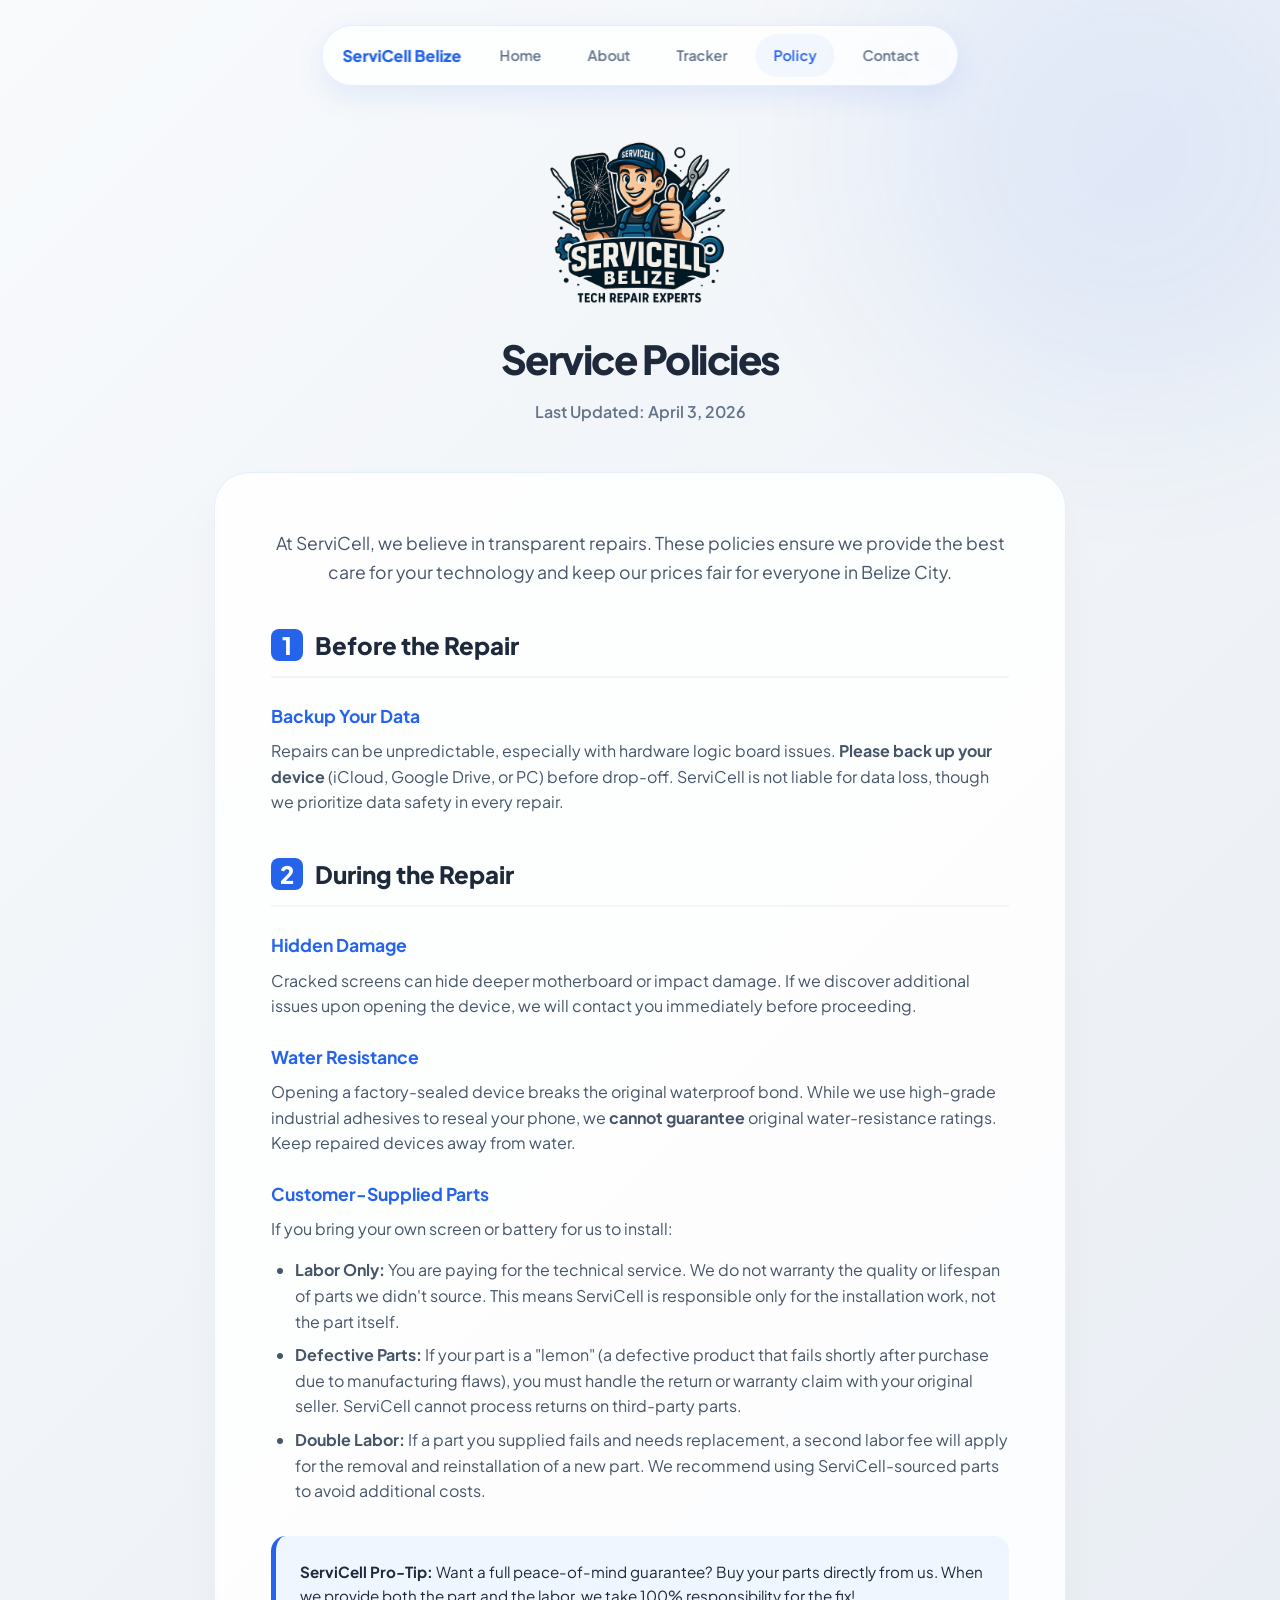
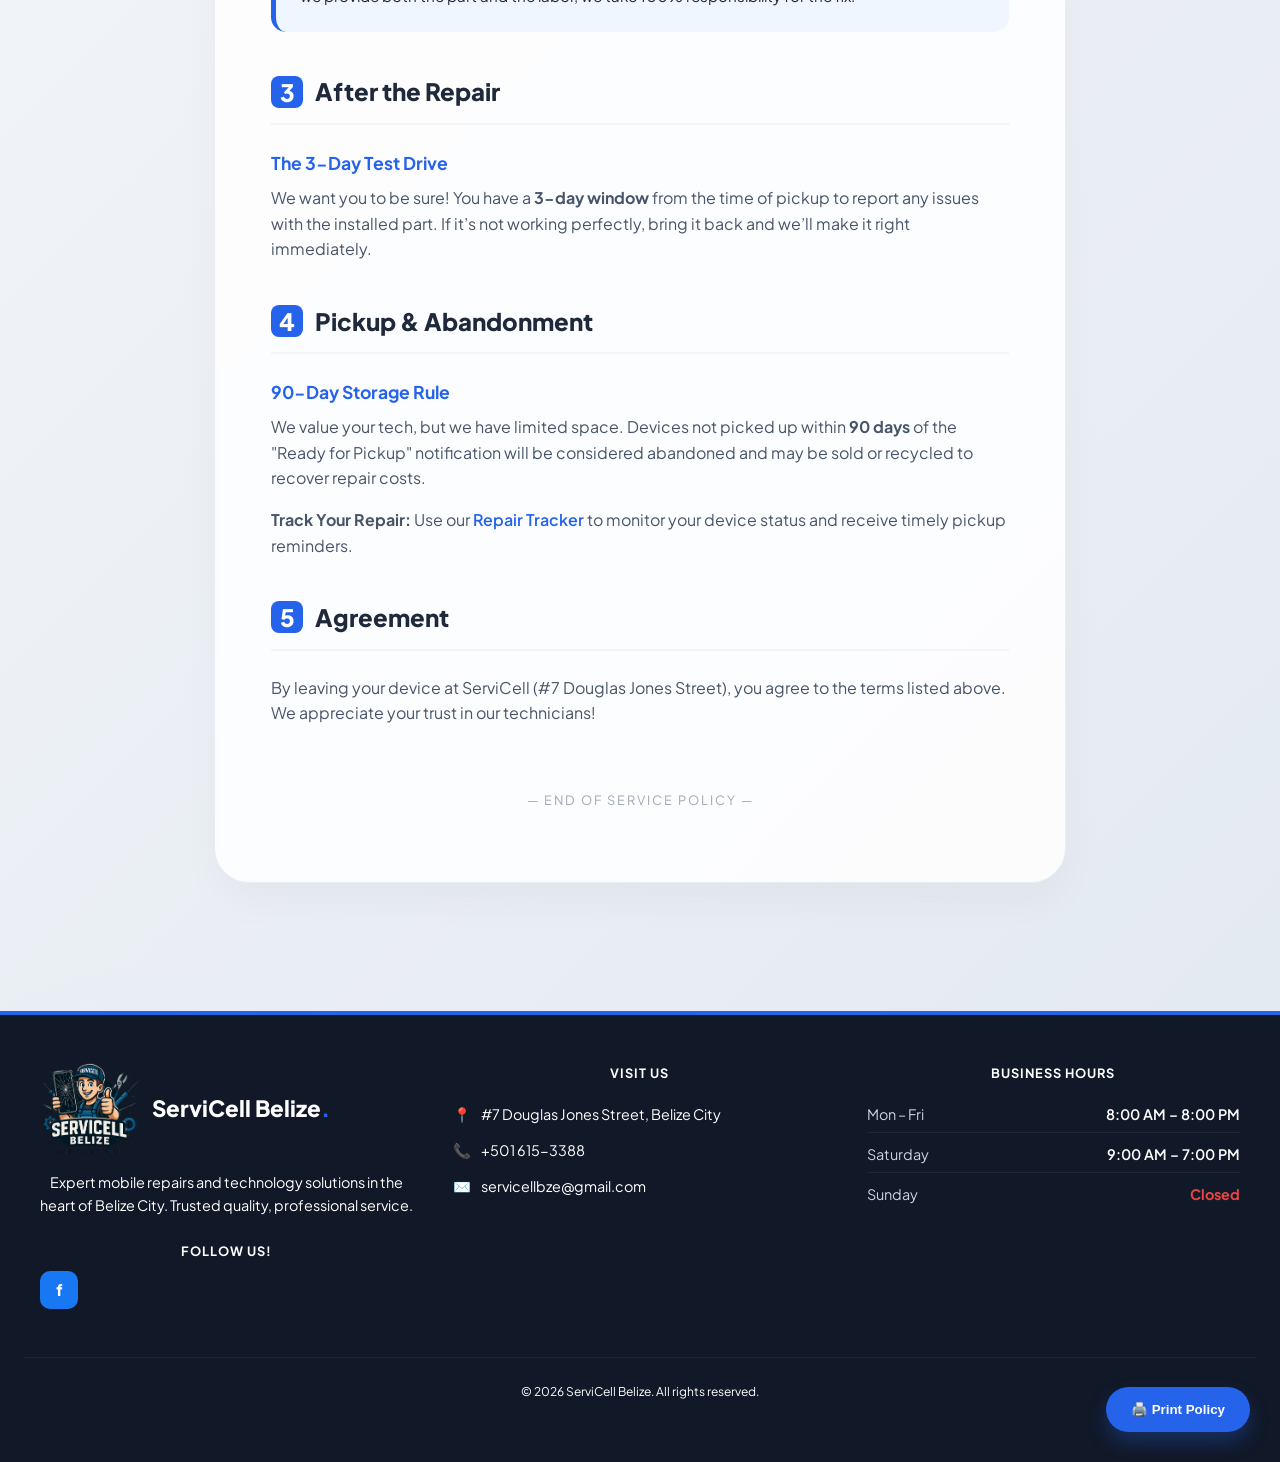
<file: policy.html>
<!DOCTYPE html>
<html lang="en">

<head>
    <meta charset="UTF-8">
    <meta name="viewport" content="width=device-width, initial-scale=1.0">
    <title>ServiCell | Policy</title>
    <link href="https://fonts.googleapis.com/css2?family=Plus+Jakarta+Sans:wght@400;600;700;800&display=swap"
        rel="stylesheet">
    <link rel="icon" href="favicon.png" type="image/png">
    <link rel="stylesheet" href="css/nav.css">

    <style>
        :root {
            --primary: #2563eb;
            --accent: #3b82f6;
            --bg-gradient: linear-gradient(135deg, #f8fafc 0%, #e2e8f0 100%);
            --glass: rgba(255, 255, 255, 0.85);
            --glass-border: rgba(37, 99, 235, 0.1);
            --text-main: #1e293b;
            --text-dim: #64748b;
        }

        * {
            box-sizing: border-box;
            margin: 0;
            padding: 0;
        }

        body {
            font-family: 'Plus Jakarta Sans', sans-serif;
            background: var(--bg-gradient);
            color: var(--text-main);
            line-height: 1.6;
            min-height: 100vh;
        }

        /* Animated Background Blobs */
        .bg-blobs {
            position: fixed;
            top: 0;
            left: 0;
            width: 100%;
            height: 100%;
            z-index: -1;
            overflow: hidden;
        }

        .blob {
            position: absolute;
            background: var(--primary);
            filter: blur(100px);
            border-radius: 50%;
            opacity: 0.08;
            animation: float 20s infinite alternate;
        }

        @keyframes float {
            from {
                transform: translate(0, 0);
            }

            to {
                transform: translate(20%, 20%);
            }
        }

        /* Unified Navigation */
        nav {
            position: fixed;
            top: 25px;
            left: 50%;
            transform: translateX(-50%);
            background: rgba(255, 255, 255, 0.8);
            backdrop-filter: blur(15px);
            -webkit-backdrop-filter: blur(15px);
            padding: 8px 20px;
            border-radius: 100px;
            border: 1px solid var(--glass-border);
            z-index: 1000;
            display: flex;
            gap: 5px;
            box-shadow: 0 10px 30px rgba(37, 99, 235, 0.1);
        }

        nav button {
            background: transparent;
            color: var(--text-dim);
            border: none;
            font-weight: 700;
            cursor: pointer;
            padding: 10px 18px;
            border-radius: 50px;
            transition: 0.3s ease;
            font-size: 0.85rem;
            font-family: inherit;
        }

        nav button:hover,
        nav button.active {
            color: var(--primary);
            background: rgba(37, 99, 235, 0.05);
        }

        /* Content Layout */
        .content-wrapper {
            padding: 140px 1.5rem 4rem;
            max-width: 900px;
            margin: 0 auto;
        }

        .header-section {
            text-align: center;
            margin-bottom: 3rem;
        }

        .header-section h1 {
            font-size: 2.5rem;
            font-weight: 800;
            letter-spacing: -1.5px;
        }

        .header-section p {
            color: var(--text-dim);
            font-weight: 600;
            margin-top: 0.5rem;
        }

        /* Policy Card */
        .policy-card {
            background: var(--glass);
            backdrop-filter: blur(10px);
            -webkit-backdrop-filter: blur(10px);
            padding: 3.5rem;
            border-radius: 35px;
            border: 1px solid var(--glass-border);
            box-shadow: 0 20px 40px rgba(0, 0, 0, 0.03);
        }

        .policy-num {
            display: inline-block;
            background: var(--primary);
            color: white;
            width: 32px;
            height: 32px;
            text-align: center;
            line-height: 32px;
            border-radius: 8px;
            font-weight: 800;
            margin-right: 12px;
        }

        .section-header {
            display: flex;
            align-items: center;
            margin: 2.5rem 0 1.5rem;
            padding-bottom: 0.75rem;
            border-bottom: 2px solid #f1f5f9;
            font-size: 1.5rem;
            font-weight: 800;
        }

        h3 {
            margin: 1.5rem 0 0.5rem;
            color: var(--primary);
            font-size: 1.1rem;
        }

        p {
            margin-bottom: 1rem;
            color: #475569;
        }

        ul {
            margin: 1rem 0 1.5rem 1.5rem;
            color: #475569;
        }

        li {
            margin-bottom: 0.5rem;
        }

        .pro-tip {
            background: #eff6ff;
            border-left: 5px solid var(--primary);
            padding: 1.5rem;
            border-radius: 15px;
            margin: 2rem 0;
            font-size: 0.95rem;
        }

        /* Print Button */
        .print-btn {
            position: fixed;
            bottom: 30px;
            right: 30px;
            background: var(--primary);
            color: white;
            border: none;
            padding: 15px 25px;
            border-radius: 50px;
            font-weight: 700;
            cursor: pointer;
            box-shadow: 0 10px 20px rgba(37, 99, 235, 0.3);
            transition: 0.3s;
            z-index: 100;
        }

        .print-btn:hover {
            transform: translateY(-3px);
            background: var(--accent);
        }

        /* Footer */
        footer {
            background: #111827;
            padding: 4rem 2rem;
            color: #94a3b8;
            margin-top: 4rem;
            text-align: center;
        }

        footer p {
            color: #ffffff !important;
            /* Forces the text to stay white/readable */
            margin-bottom: 0.8rem;
            /* Overrides the 1rem policy margin */
        }

        footer .contact-item {
            color: #ffffff !important;
        }

        /* Page Entry Animation */
        .fade-in-entry {
            opacity: 0;
            animation: fadeInPage 0.8s ease-out forwards;
        }

        @keyframes fadeInPage {
            from {
                opacity: 0;
                transform: translateY(15px);
            }

            to {
                opacity: 1;
                transform: translateY(0);
            }
        }

        /* PRINT STYLES */
        @media print {

            nav,
            .bg-blobs,
            .print-btn,
            footer {
                display: none !important;
            }

            body {
                background: white;
                color: black;
            }

            .content-wrapper {
                padding: 0;
                margin: 0;
                max-width: 100%;
            }

            .policy-card {
                background: white;
                border: none;
                box-shadow: none;
                backdrop-filter: none;
                padding: 0;
            }

            .policy-num {
                background: black;
            }

            .section-header {
                border-bottom: 2px solid black;
                color: black;
            }

            h3 {
                color: black;
                text-decoration: underline;
            }

            .pro-tip {
                border: 1px solid #ccc;
                background: white;
            }
        }

        @media (max-width: 768px) {
            .content-wrapper {
                padding-top: 100px;
            }

            .policy-card {
                padding: 1.5rem;
                border-radius: 20px;
            }

            nav {
                width: 95%;
            }

            nav button {
                padding: 8px 10px;
                font-size: 0.75rem;
            }
        }
    </style>
    <script>
        // 1. Load the Navigation Component
        fetch('components/nav.html')
            .then(res => res.text())
            .then(data => {
                document.getElementById('nav-placeholder').innerHTML = data;

                // 2. Set the "Active" link based on the current page
                const links = document.querySelectorAll('.nav-btn');
                const currentPath = window.location.pathname;

                links.forEach(link => {
                    if (currentPath.includes(link.getAttribute('href'))) {
                        link.classList.add('active');
                    }
                });
            })
            .catch(err => console.error("Error loading navigation:", err));

        // 3. Global Toggle Function (Accessible by the 'onclick' in your HTML)
        function toggleMenu() {
            const menu = document.getElementById('navLinks');
            const burger = document.querySelector('.hamburger');

            if (menu && burger) {
                menu.classList.toggle('active');
                burger.classList.toggle('active'); // Ensure CSS uses .hamburger.active span
            }
        }

        // 4. Close menu when clicking outside or on a link
        document.addEventListener('click', function (e) {
            const menu = document.getElementById('navLinks');
            const burger = document.querySelector('.hamburger');

            // Close if clicking a link
            if (e.target.classList.contains('nav-btn')) {
                menu?.classList.remove('active');
                burger?.classList.remove('active');
            }

            // Close if clicking outside the nav area
            if (menu?.classList.contains('active')) {
                if (!menu.contains(e.target) && !burger.contains(e.target)) {
                    menu.classList.remove('active');
                    burger.classList.remove('active');
                }
            }
        });
    </script>
</head>

<body class="fade-in-entry">
    <div class="bg-blobs">
        <div class="blob" style="width: 500px; height: 500px; top: -100px; right: -100px;"></div>
        <div class="blob" style="width: 400px; height: 400px; bottom: -50px; left: -50px; background: #60a5fa;"></div>
    </div>

    <div id="nav-placeholder"></div>

    <button class="print-btn" onclick="window.print()">🖨️ Print Policy</button>

    <div class="content-wrapper">
        <div class="header-section">
            <img src="logo.png" alt="ServiCell Logo" style="width: 180px; margin-bottom: 1rem;">
            <h1>Service Policies</h1>
            <p>Last Updated: April 3, 2026</p>
        </div>

        <div class="policy-card">
            <p style="text-align: center; font-size: 1.1rem; margin-bottom: 2rem;">
                At ServiCell, we believe in transparent repairs. These policies ensure we provide the best care for your
                technology and keep our prices fair for everyone in Belize City.
            </p>

            <div class="section-header">
                <span class="policy-num">1</span> Before the Repair
            </div>
            <h3>Backup Your Data</h3>
            <p>
                Repairs can be unpredictable, especially with hardware logic board issues. <strong>Please back up your
                    device</strong> (iCloud, Google Drive, or PC) before drop-off. ServiCell is not liable for data
                loss, though we prioritize data safety in every repair.
            </p>

            <div class="section-header">
                <span class="policy-num">2</span> During the Repair
            </div>
            <h3>Hidden Damage</h3>
            <p>
                Cracked screens can hide deeper motherboard or impact damage. If we discover additional issues upon
                opening the device, we will contact you immediately before proceeding.
            </p>

            <h3>Water Resistance</h3>
            <p>
                Opening a factory-sealed device breaks the original waterproof bond. While we use high-grade industrial
                adhesives to reseal your phone, we <strong>cannot guarantee</strong> original water-resistance ratings.
                Keep repaired devices away from water.
            </p>

            <h3>Customer-Supplied Parts</h3>
            <p>If you bring your own screen or battery for us to install:</p>
            <ul>
                <li><strong>Labor Only:</strong> You are paying for the technical service. We do not warranty the
                    quality or lifespan of parts we didn't source. This means ServiCell is responsible only for the
                    installation work, not the part itself.</li>
                <li><strong>Defective Parts:</strong> If your part is a "lemon" (a defective product that fails shortly
                    after purchase due to manufacturing flaws), you must handle the return or warranty claim with your
                    original seller. ServiCell cannot process returns on third-party parts.</li>
                <li><strong>Double Labor:</strong> If a part you supplied fails and needs replacement, a second labor
                    fee will apply for the removal and reinstallation of a new part. We recommend using
                    ServiCell-sourced parts to avoid additional costs.</li>
            </ul>

            <div class="pro-tip">
                <strong>ServiCell Pro-Tip:</strong> Want a full peace-of-mind guarantee? Buy your parts directly from
                us. When we provide both the part and the labor, we take 100% responsibility for the fix!
            </div>

            <div class="section-header">
                <span class="policy-num">3</span> After the Repair
            </div>
            <h3>The 3-Day Test Drive</h3>
            <p>
                We want you to be sure! You have a <strong>3-day window</strong> from the time of pickup to report any
                issues with the installed part. If it’s not working perfectly, bring it back and we’ll make it right
                immediately.
            </p>

            <div class="section-header">
                <span class="policy-num">4</span> Pickup & Abandonment
            </div>
            <h3>90-Day Storage Rule</h3>
            <p>
                We value your tech, but we have limited space. Devices not picked up within <strong>90 days</strong> of
                the "Ready for Pickup" notification will be considered abandoned and may be sold or recycled to recover
                repair costs.
            </p>
            <p>
                <strong>Track Your Repair:</strong> Use our <a href="tracker.html"
                    style="color: var(--primary); text-decoration: none; font-weight: 600;">Repair Tracker</a> to
                monitor your device status and receive timely pickup reminders.
            </p>

            <div class="section-header">
                <span class="policy-num">5</span> Agreement
            </div>
            <p>
                By leaving your device at ServiCell (#7 Douglas Jones Street), you agree to the terms listed above. We
                appreciate your trust in our technicians!
            </p>

            <p style="text-align: center; margin-top: 4rem; opacity: 0.5; font-size: 0.8rem; letter-spacing: 2px;">
                — END OF SERVICE POLICY —
            </p>
        </div>
    </div>

    <footer style="background: #111827; padding: 3rem 1.5rem; color: #cbd5e1; border-top: 4px solid var(--primary);">
        <style>
            /* Mobile-specific stacking logic */
            .footer-grid {
                max-width: 1200px;
                margin: 0 auto;
                display: grid;
                grid-template-columns: repeat(auto-fit, minmax(280px, 1fr));
                gap: 2.5rem;
            }

            @media (max-width: 600px) {
                .footer-grid {
                    grid-template-columns: 1fr;
                    text-align: center;
                }

                .brand-wrapper,
                .contact-item {
                    justify-content: center !important;
                }

                .social-links {
                    justify-content: center;
                }
            }
        </style>

        <div class="footer-grid">
            <div>
                <div class="brand-wrapper" style="display: flex; align-items: center; gap: 12px; margin-bottom: 1rem;">
                    <img src="logo.png" alt="ServiCell Logo" style="width: 100px; height: auto;">
                    <h3 style="color: white; font-size: 1.4rem; font-weight: 800; margin: 0;">ServiCell Belize<span
                            style="color: var(--primary);">.</span></h3>
                </div>
                <p style="line-height: 1.6; font-size: 0.9rem; margin-bottom: 1.5rem; color: #94a3b8;">
                    Expert mobile repairs and technology solutions in the heart of Belize City. Trusted quality,
                    professional service.
                </p>

                <div class="social-container" style="display: flex; flex-direction: column; gap: 10px;">
                    <span
                        style="color: white; font-size: 0.8rem; font-weight: 700; text-transform: uppercase; letter-spacing: 1px;">Follow
                        Us!</span>
                    <div class="social-links" style="display: flex; gap: 15px;">
                        <a href="https://www.facebook.com/ServiCell-Belize-100064104937587/" target="_blank"
                            style="background: #1877f2; color: white; width: 38px; height: 38px; border-radius: 10px; display: flex; align-items: center; justify-content: center; text-decoration: none; font-weight: 900; transition: 0.3s;"
                            onmouseover="this.style.transform='scale(1.1)'"
                            onmouseout="this.style.transform='scale(1)'">f</a>
                    </div>
                </div>
            </div>

            <div>
                <h4
                    style="color: white; font-weight: 700; margin-bottom: 1.2rem; text-transform: uppercase; font-size: 0.8rem; letter-spacing: 1px;">
                    Visit Us</h4>
                <p class="contact-item"
                    style="margin-bottom: 0.8rem; display: flex; align-items: center; gap: 10px; font-size: 0.9rem; color: white;">
                    <span style="color: var(--primary);">📍</span> #7 Douglas Jones Street, Belize City
                </p>
                <p class="contact-item"
                    style="margin-bottom: 0.8rem; display: flex; align-items: center; gap: 10px; font-size: 0.9rem; color: white;">
                    <span style="color: var(--primary);">📞</span> +501 615-3388
                </p>
                <p class="contact-item"
                    style="display: flex; align-items: center; gap: 10px; font-size: 0.9rem; color: white;">
                    <span style="color: var(--primary);">✉️</span> servicellbze@gmail.com
                </p>
            </div>

            <div>
                <h4
                    style="color: white; font-weight: 700; margin-bottom: 1.2rem; text-transform: uppercase; font-size: 0.8rem; letter-spacing: 1px;">
                    Business Hours</h4>
                <div
                    style="display: flex; justify-content: space-between; margin-bottom: 0.6rem; border-bottom: 1px solid rgba(255,255,255,0.05); padding-bottom: 0.4rem; font-size: 0.9rem; color: #cbd5e1;">
                    <span>Mon – Fri</span>
                    <span style="color: white; font-weight: 600;">8:00 AM – 8:00 PM</span>
                </div>
                <div
                    style="display: flex; justify-content: space-between; margin-bottom: 0.6rem; border-bottom: 1px solid rgba(255,255,255,0.05); padding-bottom: 0.4rem; font-size: 0.9rem; color: #cbd5e1;">
                    <span>Saturday</span>
                    <span style="color: white; font-weight: 600;">9:00 AM – 7:00 PM</span>
                </div>
                <div style="display: flex; justify-content: space-between; font-size: 0.9rem; color: #cbd5e1;">
                    <span>Sunday</span>
                    <span style="color: #ef4444; font-weight: 700;">Closed</span>
                </div>
            </div>
        </div>

        <div
            style="margin-top: 3rem; padding-top: 1.5rem; border-top: 1px solid rgba(255,255,255,0.05); font-size: 0.75rem; text-align: center; color: #64748b;">
            <p>© 2026 ServiCell Belize. All rights reserved.</p>
        </div>
    </footer>
    <script>
        function toggleMenu() {
            const navLinks = document.getElementById("navLinks");
            navLinks.classList.toggle("active");

            // Optional: Animate hamburger into an 'X'
            const spans = document.querySelectorAll(".hamburger span");
            spans.forEach(span => span.classList.toggle("open"));
        }
    </script>
</body>

</html>
</file>
<file: css/nav.css>
/* =========================
    NAVBAR BASE
    ========================= */

nav {
     position: fixed;
     top: 25px;
     left: 50%;
     transform: translateX(-50%);
     background: rgba(255, 255, 255, 0.8);
     backdrop-filter: blur(15px);
     -webkit-backdrop-filter: blur(15px);
     padding: 10px 20px;
     border-radius: 100px;
     border: 1px solid var(--glass-border);
     z-index: 1000;
     width: fit-content;
     max-width: 95%;
     box-shadow: 0 10px 30px rgba(37, 99, 235, 0.1);
}

.nav-wrapper {
     display: flex;
     align-items: center;
     justify-content: space-between;
     gap: 20px;
}

.logo-text {
     font-weight: 800;
     color: var(--primary);
     font-size: 1rem;
     white-space: nowrap;
}

/* =========================
    NAV LINKS (DESKTOP)
    ========================= */

.nav-links {
     display: flex;
     gap: 10px;
}

.nav-btn {
     text-decoration: none;
     color: var(--text-dim);
     font-weight: 600;
     padding: 10px 18px;
     border-radius: 50px;
     transition: 0.3s ease;
     font-size: 0.9rem;
     display: inline-block;
}

.nav-btn:hover,
.nav-btn.active {
     color: var(--primary);
     background: rgba(37, 99, 235, 0.05);
}

/* =========================
    HAMBURGER ICON
    ========================= */

.hamburger {
     display: none;
     flex-direction: column;
     gap: 5px;
     cursor: pointer;
     padding: 8px;
}

.hamburger span {
     width: 24px;
     height: 2.5px;
     background: var(--text-main);
     border-radius: 2px;
     transition: 0.3s ease;
}

.hamburger.active span:nth-child(1) {
     transform: rotate(45deg) translateY(8px);
}

.hamburger.active span:nth-child(2) {
     opacity: 0;
}

.hamburger.active span:nth-child(3) {
     transform: rotate(-45deg) translateY(-8px);
}

/* =========================
    MOBILE STYLES (768px and below)
    ========================= */

@media (max-width: 768px) {
     nav {
          width: 90%;
          padding: 12px 15px;
          top: 12px;
     }

     .logo-text {
          font-size: 1rem;
     }

     .hamburger {
          display: flex;
     }

     .nav-links {
          position: fixed;
          top: 60px;
          left: 50%;
          transform: translateX(-50%) scaleY(0);
          transform-origin: top;
          width: 90%;
          max-width: 400px;
          flex-direction: column;
          background: rgba(255, 255, 255, 0.95);
          backdrop-filter: blur(20px);
          border-radius: 16px;
          padding: 12px 0;
          border: 1px solid var(--glass-border);
          box-shadow: 0 20px 40px rgba(0, 0, 0, 0.15);
          opacity: 0;
          pointer-events: none;
          transition: opacity 0.3s ease, transform 0.3s ease;
          z-index: 999;
     }

     .nav-links.active {
          opacity: 1;
          transform: translateX(-50%) scaleY(1);
          pointer-events: auto;
     }

     .nav-btn {
          width: 100%;
          text-align: center;
          padding: 14px 16px;
          border-radius: 0;
          font-size: 0.9rem;
          border-bottom: 1px solid rgba(37, 99, 235, 0.05);
     }

     .nav-btn:last-child {
          border-bottom: none;
     }
}

/* =========================
    SMALL MOBILE (480px and below)
    ========================= */

@media (max-width: 480px) {
     nav {
          width: 92%;
          padding: 10px 12px;
          top: 10px;
     }

     .logo-text {
          font-size: 0.9rem;
     }

     .hamburger span {
          width: 20px;
          height: 2px;
     }

     .nav-links {
          width: 94%;
          max-width: none;
          top: 55px;
     }

     .nav-btn {
          padding: 12px 14px;
          font-size: 0.85rem;
     }
}

/* =========================
    CSS VARIABLES
    ========================= */

:root {
     --primary: #2563eb;
     --glass-border: rgba(37, 99, 235, 0.1);
     --text-main: #0f172a;
     --text-dim: #64748b;
}
</file>
